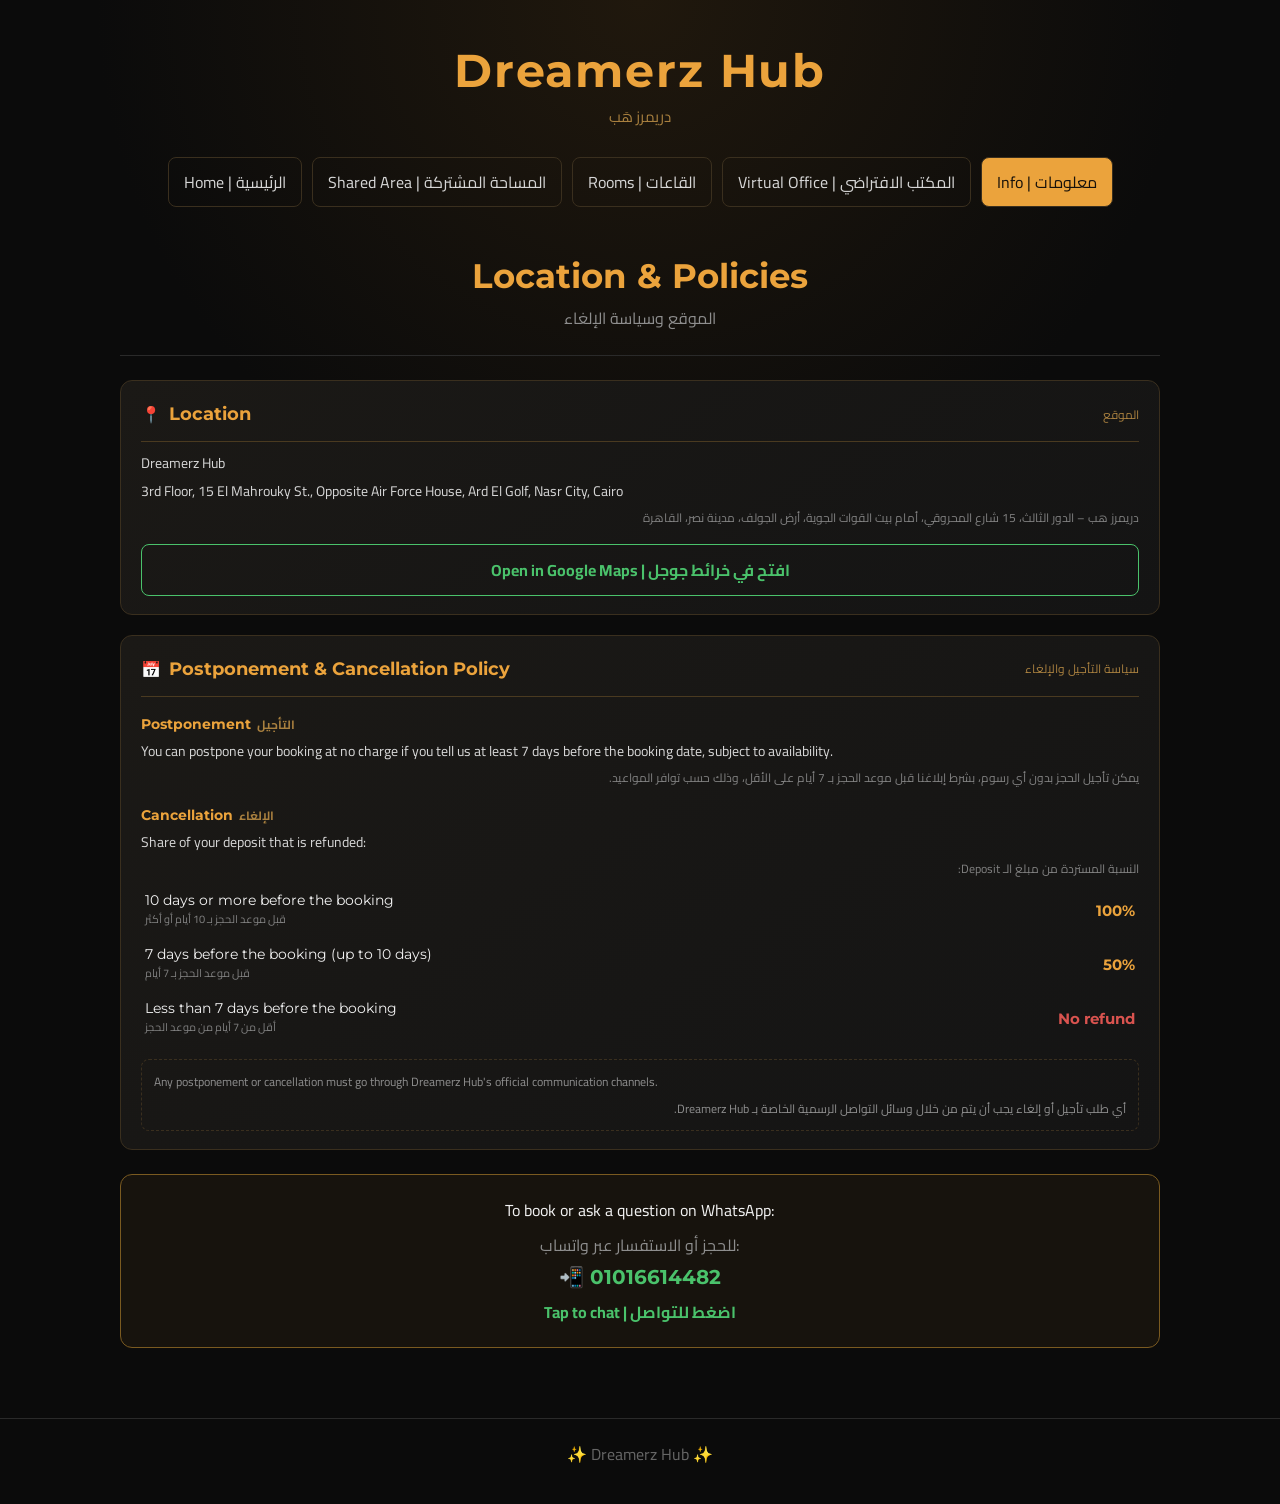
<file: info.html>
<!DOCTYPE html>
<html lang="en">
<head>
  <meta charset="UTF-8">
  <meta name="viewport" content="width=device-width, initial-scale=1.0">
  <title>Location &amp; Policies | Dreamerz Hub</title>
  <link rel="stylesheet" href="styles.css">
</head>
<body>
  <header class="site-header container">
    <p class="brand">Dreamerz Hub</p>
    <p class="brand-ar">دريمرز هَب</p>
    <nav class="site-nav" aria-label="Main navigation"><a class="nav-link" href="index.html">Home | الرئيسية</a><a class="nav-link" href="shared-area.html">Shared Area | المساحة المشتركة</a><a class="nav-link" href="rooms.html">Rooms | القاعات</a><a class="nav-link" href="virtual-office.html">Virtual Office | المكتب الافتراضي</a><a class="nav-link active" href="info.html">Info | معلومات</a></nav>
  </header>
  <main class="container">
    <section class="page-heading"><h1>Location &amp; Policies</h1><p>الموقع وسياسة الإلغاء</p></section>
<div class="grid">
<section class="box wide"><div class="box-header"><span>📍</span><h2>Location</h2><span class="ar">الموقع</span></div><hr>
<div class="info-block">
<p>Dreamerz Hub</p>
<p>3rd Floor, 15 El Mahrouky St., Opposite Air Force House, Ard El Golf, Nasr City, Cairo</p>
<p class="ar">دريمرز هب – الدور الثالث، 15 شارع المحروقي، أمام بيت القوات الجوية، أرض الجولف، مدينة نصر، القاهرة</p>
</div>
<a class="map-btn" style="margin-top:16px" href="https://maps.app.goo.gl/c1CkMHctPkGAtD1H7" target="_blank" rel="noopener">Open in Google Maps | افتح في خرائط جوجل</a>
</section>
<section class="box wide"><div class="box-header"><span>📅</span><h2>Postponement &amp; Cancellation Policy</h2><span class="ar">سياسة التأجيل والإلغاء</span></div><hr>
<div class="info-block">
<h3>Postponement<span class="ar">التأجيل</span></h3>
<p>You can postpone your booking at no charge if you tell us at least 7 days before the booking date, subject to availability.</p>
<p class="ar">يمكن تأجيل الحجز بدون أي رسوم، بشرط إبلاغنا قبل موعد الحجز بـ 7 أيام على الأقل، وذلك حسب توافر المواعيد.</p>
<h3>Cancellation<span class="ar">الإلغاء</span></h3>
<p>Share of your deposit that is refunded:</p>
<p class="ar">النسبة المستردة من مبلغ الـ Deposit:</p>
</div>
<div class="tier"><div class="item-name"><div class="name-en">10 days or more before the booking</div><div class="name-ar">قبل موعد الحجز بـ 10 أيام أو أكثر</div></div><div class="refund">100%</div></div><div class="tier"><div class="item-name"><div class="name-en">7 days before the booking (up to 10 days)</div><div class="name-ar">قبل موعد الحجز بـ 7 أيام</div></div><div class="refund">50%</div></div><div class="tier"><div class="item-name"><div class="name-en">Less than 7 days before the booking</div><div class="name-ar">أقل من 7 أيام من موعد الحجز</div></div><div class="refund none">No refund</div></div>
<div class="note"><div>Any postponement or cancellation must go through Dreamerz Hub's official communication channels.</div><div class="ar">أي طلب تأجيل أو إلغاء يجب أن يتم من خلال وسائل التواصل الرسمية الخاصة بـ Dreamerz Hub.</div></div>
</section>
</div>
    <div class="order-box"><p>To book or ask a question on WhatsApp:</p><p class="ar">للحجز أو الاستفسار عبر واتساب:</p><div class="order-phone">📲 01016614482</div><a class="order-link" data-wa href="https://wa.me/201016614482">Tap to chat | اضغط للتواصل</a></div>
  </main>
  <footer class="site-footer">✨ Dreamerz Hub ✨</footer>
  <script src="app.js"></script>
</body>
</html>
</file>
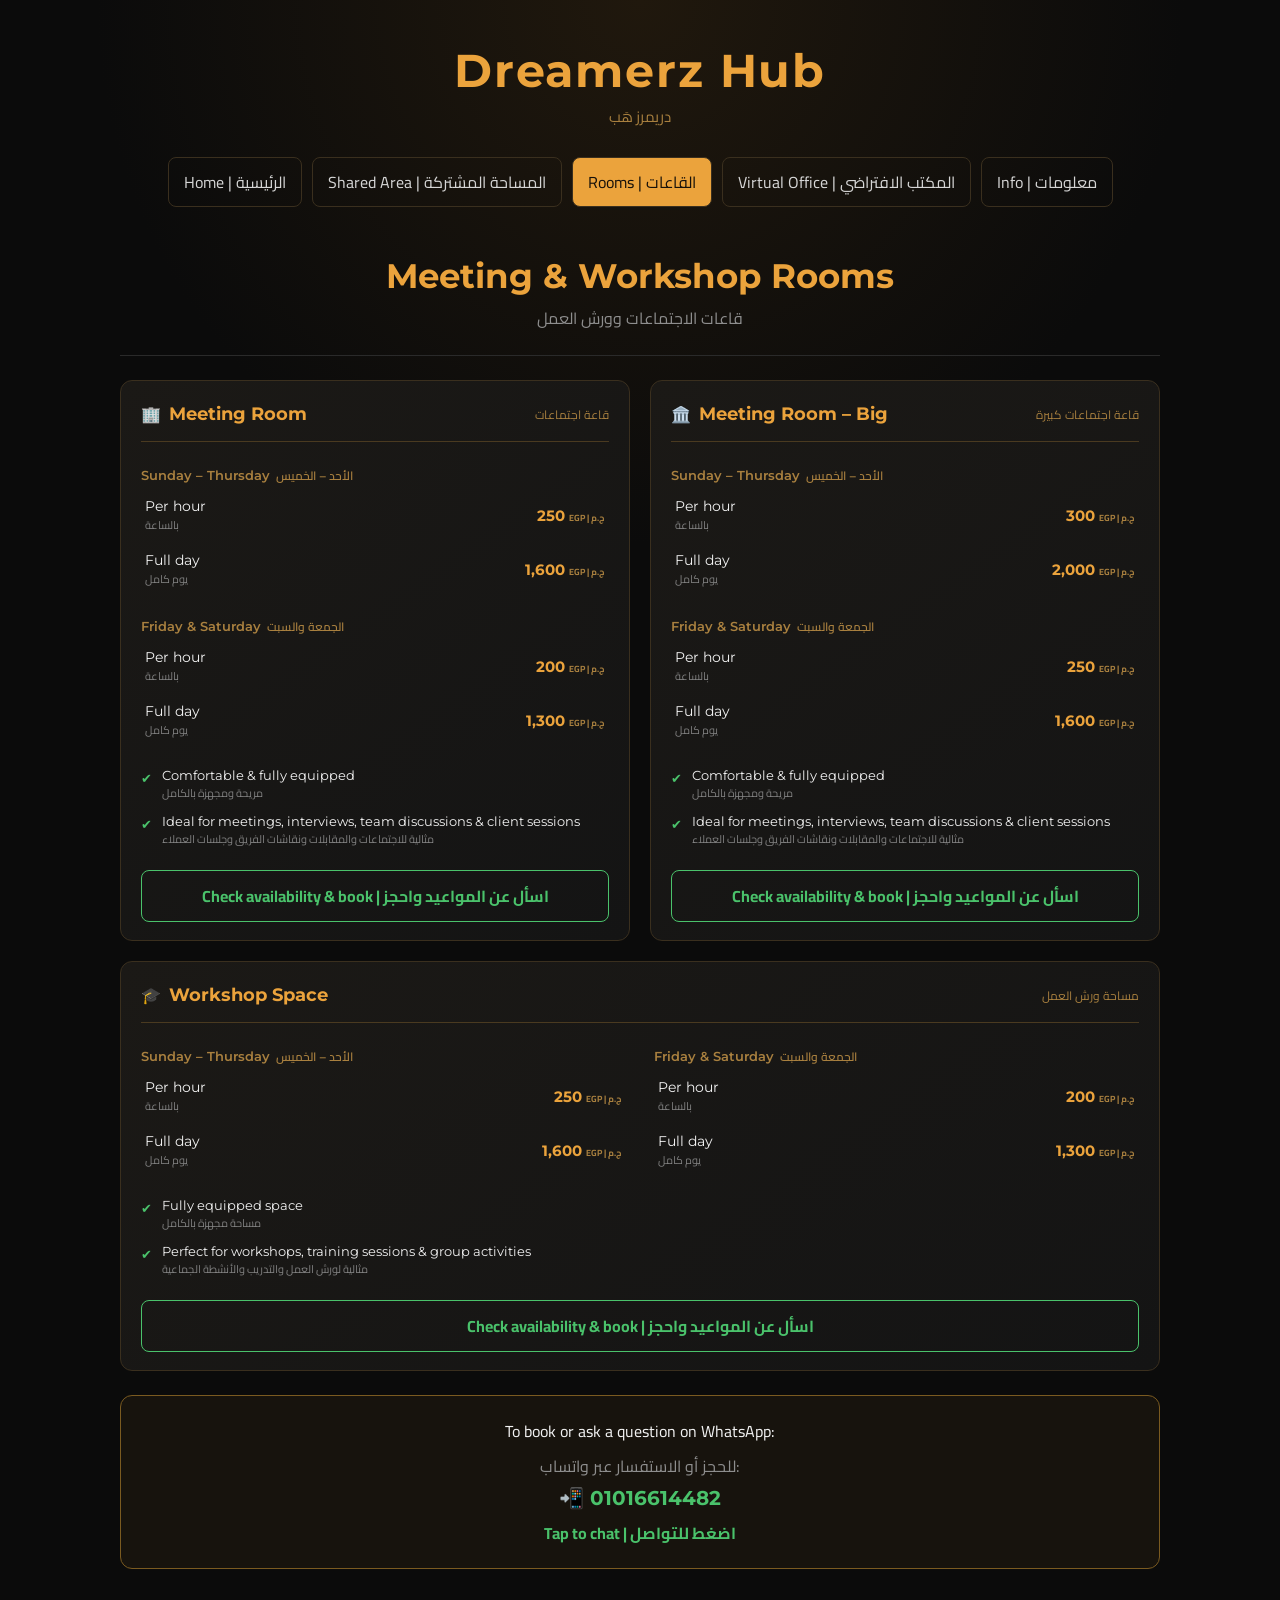
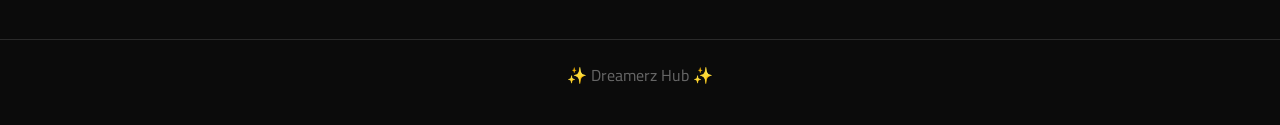
<file: rooms.html>
<!DOCTYPE html>
<html lang="en">
<head>
  <meta charset="UTF-8">
  <meta name="viewport" content="width=device-width, initial-scale=1.0">
  <title>Rooms | Dreamerz Hub</title>
  <link rel="stylesheet" href="styles.css">
</head>
<body>
  <header class="site-header container">
    <p class="brand">Dreamerz Hub</p>
    <p class="brand-ar">دريمرز هَب</p>
    <nav class="site-nav" aria-label="Main navigation"><a class="nav-link" href="index.html">Home | الرئيسية</a><a class="nav-link" href="shared-area.html">Shared Area | المساحة المشتركة</a><a class="nav-link active" href="rooms.html">Rooms | القاعات</a><a class="nav-link" href="virtual-office.html">Virtual Office | المكتب الافتراضي</a><a class="nav-link" href="info.html">Info | معلومات</a></nav>
  </header>
  <main class="container">
    <section class="page-heading"><h1>Meeting &amp; Workshop Rooms</h1><p>قاعات الاجتماعات وورش العمل</p></section>
<div class="grid">
<section class="box"><div class="box-header"><span>🏢</span><h2>Meeting Room</h2><span class="ar">قاعة اجتماعات</span></div><hr><div class="rate-groups"><div><div class="sub-heading">Sunday – Thursday<span class="ar">الأحد – الخميس</span></div><div class="item"><div class="item-name"><div class="name-en">Per hour</div><div class="name-ar">بالساعة</div></div><div class="price">250 <small>EGP | ج.م</small></div></div><div class="item"><div class="item-name"><div class="name-en">Full day</div><div class="name-ar">يوم كامل</div></div><div class="price">1,600 <small>EGP | ج.م</small></div></div></div><div><div class="sub-heading">Friday &amp; Saturday<span class="ar">الجمعة والسبت</span></div><div class="item"><div class="item-name"><div class="name-en">Per hour</div><div class="name-ar">بالساعة</div></div><div class="price">200 <small>EGP | ج.م</small></div></div><div class="item"><div class="item-name"><div class="name-en">Full day</div><div class="name-ar">يوم كامل</div></div><div class="price">1,300 <small>EGP | ج.م</small></div></div></div></div><ul class="feature-list"><li><span><span class="en">Comfortable &amp; fully equipped</span><span class="ar">مريحة ومجهزة بالكامل</span></span></li><li><span><span class="en">Ideal for meetings, interviews, team discussions &amp; client sessions</span><span class="ar">مثالية للاجتماعات والمقابلات ونقاشات الفريق وجلسات العملاء</span></span></li></ul><a class="book-btn" data-wa data-msg="Hello Dreamerz Hub, I would like to check availability for the Meeting Room. | مرحباً، عايز أسأل عن مواعيد قاعة الاجتماعات" href="https://wa.me/201016614482">Check availability &amp; book | اسأل عن المواعيد واحجز</a></section>
<section class="box"><div class="box-header"><span>🏛️</span><h2>Meeting Room – Big</h2><span class="ar">قاعة اجتماعات كبيرة</span></div><hr><div class="rate-groups"><div><div class="sub-heading">Sunday – Thursday<span class="ar">الأحد – الخميس</span></div><div class="item"><div class="item-name"><div class="name-en">Per hour</div><div class="name-ar">بالساعة</div></div><div class="price">300 <small>EGP | ج.م</small></div></div><div class="item"><div class="item-name"><div class="name-en">Full day</div><div class="name-ar">يوم كامل</div></div><div class="price">2,000 <small>EGP | ج.م</small></div></div></div><div><div class="sub-heading">Friday &amp; Saturday<span class="ar">الجمعة والسبت</span></div><div class="item"><div class="item-name"><div class="name-en">Per hour</div><div class="name-ar">بالساعة</div></div><div class="price">250 <small>EGP | ج.م</small></div></div><div class="item"><div class="item-name"><div class="name-en">Full day</div><div class="name-ar">يوم كامل</div></div><div class="price">1,600 <small>EGP | ج.م</small></div></div></div></div><ul class="feature-list"><li><span><span class="en">Comfortable &amp; fully equipped</span><span class="ar">مريحة ومجهزة بالكامل</span></span></li><li><span><span class="en">Ideal for meetings, interviews, team discussions &amp; client sessions</span><span class="ar">مثالية للاجتماعات والمقابلات ونقاشات الفريق وجلسات العملاء</span></span></li></ul><a class="book-btn" data-wa data-msg="Hello Dreamerz Hub, I would like to check availability for the Big Meeting Room. | مرحباً، عايز أسأل عن مواعيد قاعة الاجتماعات الكبيرة" href="https://wa.me/201016614482">Check availability &amp; book | اسأل عن المواعيد واحجز</a></section>
<section class="box wide"><div class="box-header"><span>🎓</span><h2>Workshop Space</h2><span class="ar">مساحة ورش العمل</span></div><hr><div class="rate-groups"><div><div class="sub-heading">Sunday – Thursday<span class="ar">الأحد – الخميس</span></div><div class="item"><div class="item-name"><div class="name-en">Per hour</div><div class="name-ar">بالساعة</div></div><div class="price">250 <small>EGP | ج.م</small></div></div><div class="item"><div class="item-name"><div class="name-en">Full day</div><div class="name-ar">يوم كامل</div></div><div class="price">1,600 <small>EGP | ج.م</small></div></div></div><div><div class="sub-heading">Friday &amp; Saturday<span class="ar">الجمعة والسبت</span></div><div class="item"><div class="item-name"><div class="name-en">Per hour</div><div class="name-ar">بالساعة</div></div><div class="price">200 <small>EGP | ج.م</small></div></div><div class="item"><div class="item-name"><div class="name-en">Full day</div><div class="name-ar">يوم كامل</div></div><div class="price">1,300 <small>EGP | ج.م</small></div></div></div></div><ul class="feature-list"><li><span><span class="en">Fully equipped space</span><span class="ar">مساحة مجهزة بالكامل</span></span></li><li><span><span class="en">Perfect for workshops, training sessions &amp; group activities</span><span class="ar">مثالية لورش العمل والتدريب والأنشطة الجماعية</span></span></li></ul><a class="book-btn" data-wa data-msg="Hello Dreamerz Hub, I would like to check availability for the Workshop Space. | مرحباً، عايز أسأل عن مواعيد مساحة ورش العمل" href="https://wa.me/201016614482">Check availability &amp; book | اسأل عن المواعيد واحجز</a></section>
</div>
    <div class="order-box"><p>To book or ask a question on WhatsApp:</p><p class="ar">للحجز أو الاستفسار عبر واتساب:</p><div class="order-phone">📲 01016614482</div><a class="order-link" data-wa href="https://wa.me/201016614482">Tap to chat | اضغط للتواصل</a></div>
  </main>
  <footer class="site-footer">✨ Dreamerz Hub ✨</footer>
  <script src="app.js"></script>
</body>
</html>
</file>
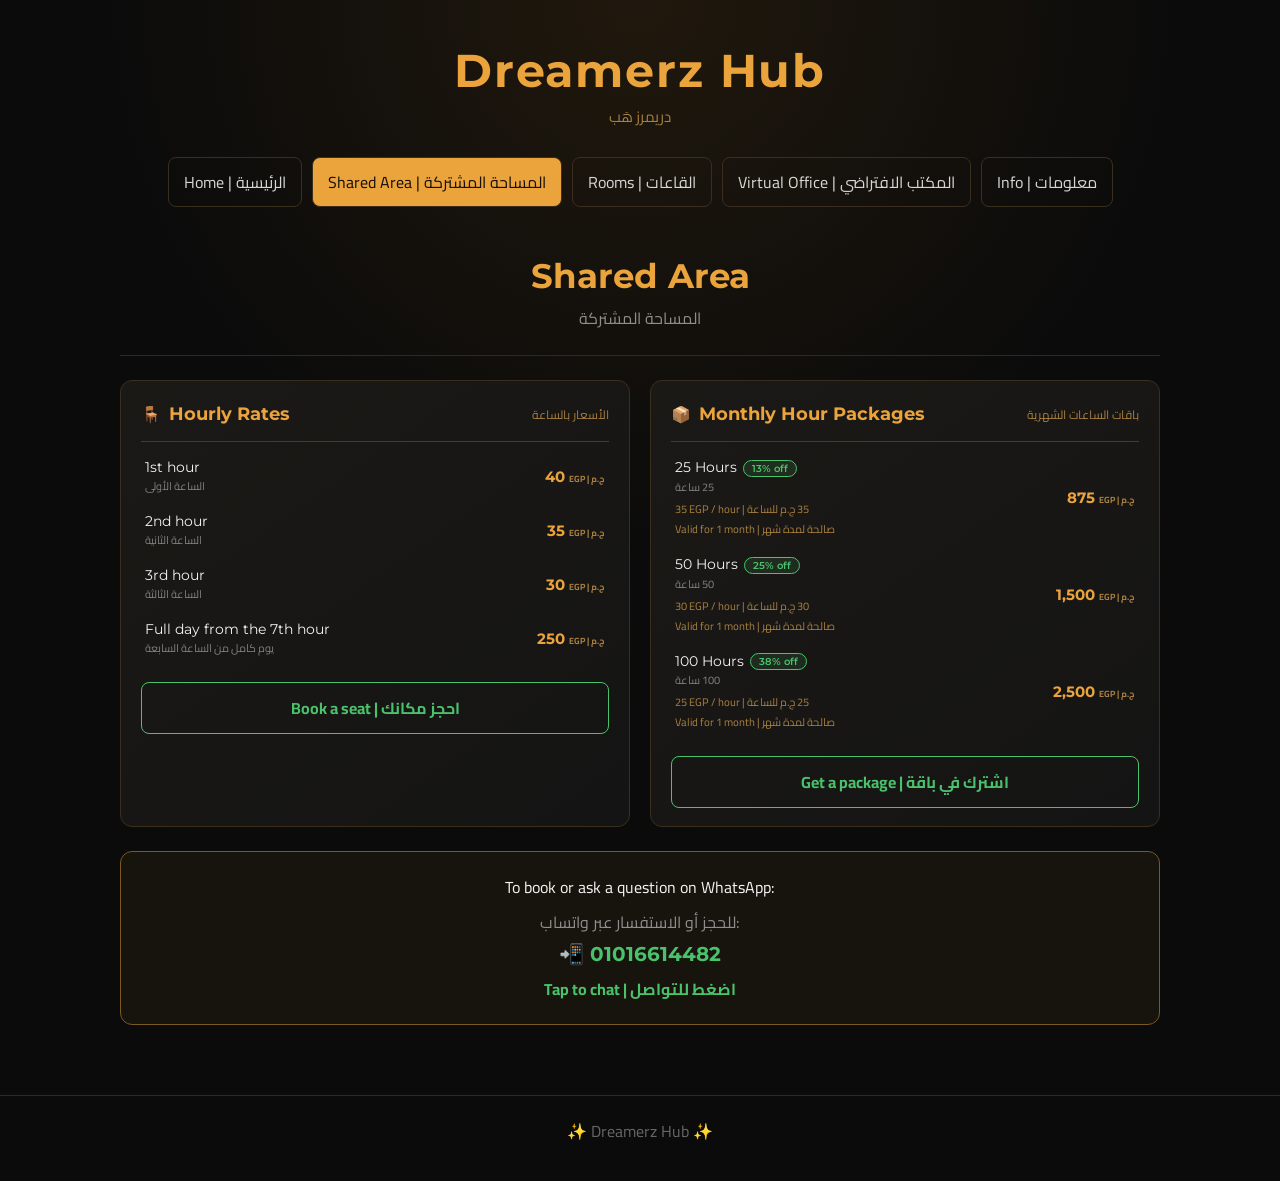
<file: shared-area.html>
<!DOCTYPE html>
<html lang="en">
<head>
  <meta charset="UTF-8">
  <meta name="viewport" content="width=device-width, initial-scale=1.0">
  <title>Shared Area | Dreamerz Hub</title>
  <link rel="stylesheet" href="styles.css">
</head>
<body>
  <header class="site-header container">
    <p class="brand">Dreamerz Hub</p>
    <p class="brand-ar">دريمرز هَب</p>
    <nav class="site-nav" aria-label="Main navigation"><a class="nav-link" href="index.html">Home | الرئيسية</a><a class="nav-link active" href="shared-area.html">Shared Area | المساحة المشتركة</a><a class="nav-link" href="rooms.html">Rooms | القاعات</a><a class="nav-link" href="virtual-office.html">Virtual Office | المكتب الافتراضي</a><a class="nav-link" href="info.html">Info | معلومات</a></nav>
  </header>
  <main class="container">
    <section class="page-heading"><h1>Shared Area</h1><p>المساحة المشتركة</p></section>
<div class="grid">
<section class="box"><div class="box-header"><span>🪑</span><h2>Hourly Rates</h2><span class="ar">الأسعار بالساعة</span></div><hr><div class="item"><div class="item-name"><div class="name-en">1st hour</div><div class="name-ar">الساعة الأولى</div></div><div class="price">40 <small>EGP | ج.م</small></div></div><div class="item"><div class="item-name"><div class="name-en">2nd hour</div><div class="name-ar">الساعة الثانية</div></div><div class="price">35 <small>EGP | ج.م</small></div></div><div class="item"><div class="item-name"><div class="name-en">3rd hour</div><div class="name-ar">الساعة الثالثة</div></div><div class="price">30 <small>EGP | ج.م</small></div></div><div class="item"><div class="item-name"><div class="name-en">Full day from the 7th hour</div><div class="name-ar">يوم كامل من الساعة السابعة</div></div><div class="price">250 <small>EGP | ج.م</small></div></div><a class="book-btn" data-wa data-msg="Hello Dreamerz Hub, I would like to book the Shared Area. | مرحباً، عايز أحجز في المساحة المشتركة" href="https://wa.me/201016614482">Book a seat | احجز مكانك</a></section>
<section class="box"><div class="box-header"><span>📦</span><h2>Monthly Hour Packages</h2><span class="ar">باقات الساعات الشهرية</span></div><hr><div class="item"><div class="item-name"><div class="name-en">25 Hours<span class="badge">13% off</span></div><div class="name-ar"><bdi dir="rtl">25 ساعة</bdi></div><div class="meta">35 EGP / hour | <bdi dir="rtl">35 ج.م للساعة</bdi><br>Valid for 1 month | <bdi dir="rtl">صالحة لمدة شهر</bdi></div></div><div class="price">875 <small>EGP | ج.م</small></div></div><div class="item"><div class="item-name"><div class="name-en">50 Hours<span class="badge">25% off</span></div><div class="name-ar"><bdi dir="rtl">50 ساعة</bdi></div><div class="meta">30 EGP / hour | <bdi dir="rtl">30 ج.م للساعة</bdi><br>Valid for 1 month | <bdi dir="rtl">صالحة لمدة شهر</bdi></div></div><div class="price">1,500 <small>EGP | ج.م</small></div></div><div class="item"><div class="item-name"><div class="name-en">100 Hours<span class="badge">38% off</span></div><div class="name-ar"><bdi dir="rtl">100 ساعة</bdi></div><div class="meta">25 EGP / hour | <bdi dir="rtl">25 ج.م للساعة</bdi><br>Valid for 1 month | <bdi dir="rtl">صالحة لمدة شهر</bdi></div></div><div class="price">2,500 <small>EGP | ج.م</small></div></div><a class="book-btn" data-wa data-msg="Hello Dreamerz Hub, I am interested in a Shared Area hour package. | مرحباً، مهتم بباقة ساعات للمساحة المشتركة" href="https://wa.me/201016614482">Get a package | اشترك في باقة</a></section>
</div>
    <div class="order-box"><p>To book or ask a question on WhatsApp:</p><p class="ar">للحجز أو الاستفسار عبر واتساب:</p><div class="order-phone">📲 01016614482</div><a class="order-link" data-wa href="https://wa.me/201016614482">Tap to chat | اضغط للتواصل</a></div>
  </main>
  <footer class="site-footer">✨ Dreamerz Hub ✨</footer>
  <script src="app.js"></script>
</body>
</html>
</file>
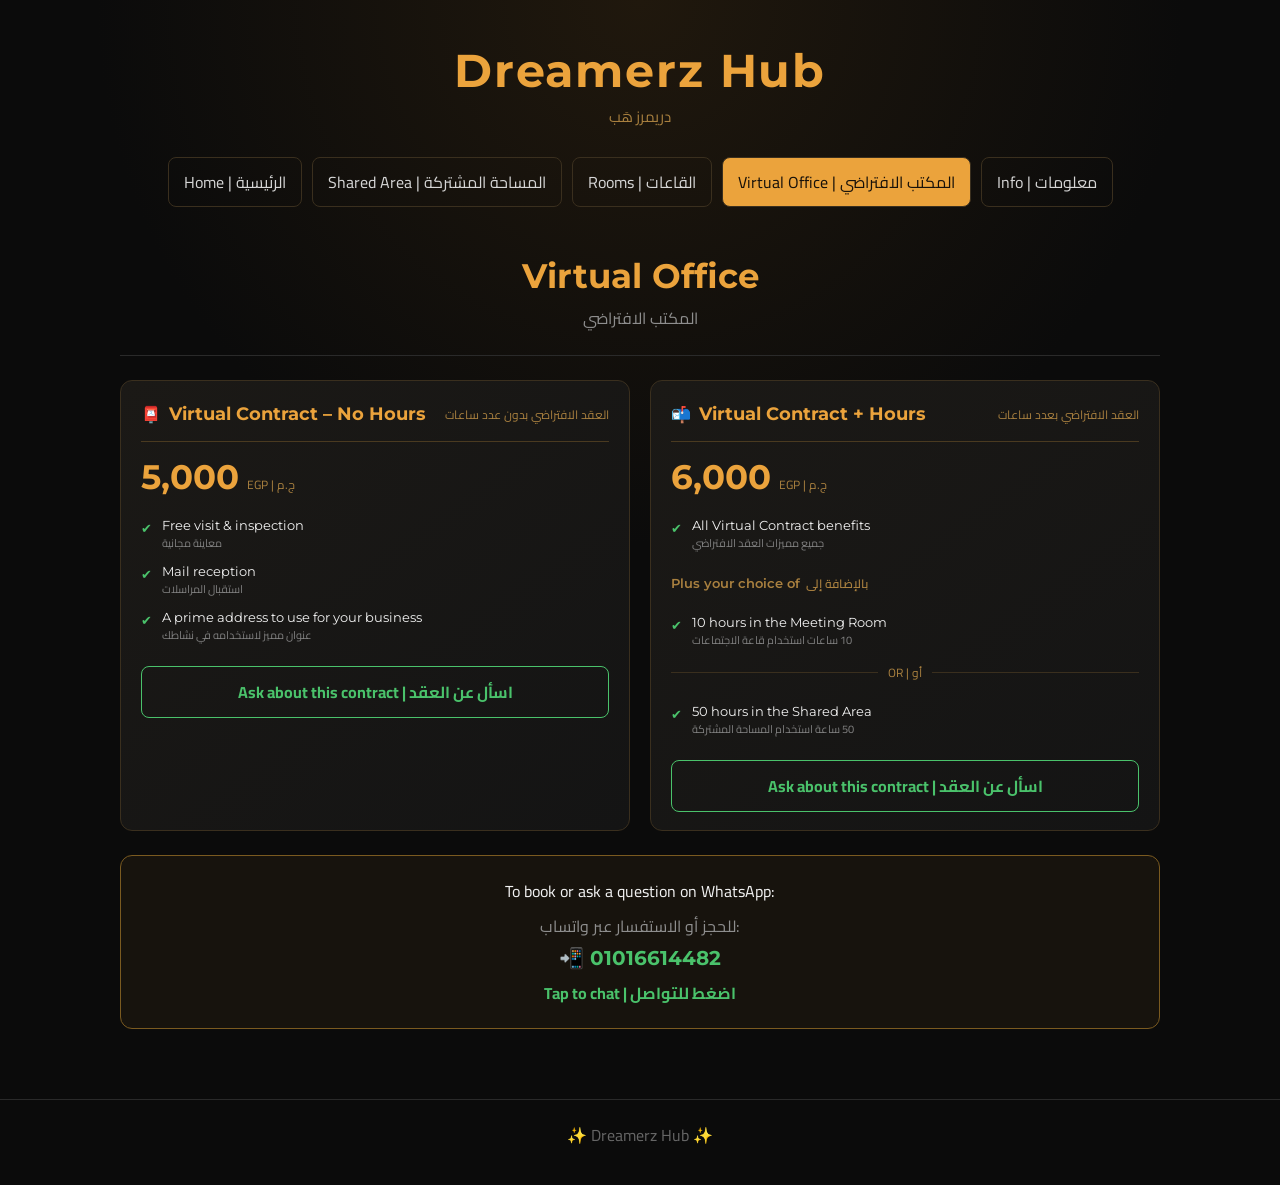
<file: virtual-office.html>
<!DOCTYPE html>
<html lang="en">
<head>
  <meta charset="UTF-8">
  <meta name="viewport" content="width=device-width, initial-scale=1.0">
  <title>Virtual Office | Dreamerz Hub</title>
  <link rel="stylesheet" href="styles.css">
</head>
<body>
  <header class="site-header container">
    <p class="brand">Dreamerz Hub</p>
    <p class="brand-ar">دريمرز هَب</p>
    <nav class="site-nav" aria-label="Main navigation"><a class="nav-link" href="index.html">Home | الرئيسية</a><a class="nav-link" href="shared-area.html">Shared Area | المساحة المشتركة</a><a class="nav-link" href="rooms.html">Rooms | القاعات</a><a class="nav-link active" href="virtual-office.html">Virtual Office | المكتب الافتراضي</a><a class="nav-link" href="info.html">Info | معلومات</a></nav>
  </header>
  <main class="container">
    <section class="page-heading"><h1>Virtual Office</h1><p>المكتب الافتراضي</p></section>
<div class="grid">
<section class="box"><div class="box-header"><span>📮</span><h2>Virtual Contract – No Hours</h2><span class="ar">العقد الافتراضي بدون عدد ساعات</span></div><hr><div class="price-hero"><span class="num">5,000</span><small>EGP | ج.م</small></div><ul class="feature-list"><li><span><span class="en">Free visit &amp; inspection</span><span class="ar">معاينة مجانية</span></span></li><li><span><span class="en">Mail reception</span><span class="ar">استقبال المراسلات</span></span></li><li><span><span class="en">A prime address to use for your business</span><span class="ar">عنوان مميز لاستخدامه في نشاطك</span></span></li></ul><a class="book-btn" data-wa data-msg="Hello Dreamerz Hub, I would like to know more about the Virtual Contract (5,000 EGP). | مرحباً، عايز أعرف أكتر عن العقد الافتراضي (5000 جنيه)" href="https://wa.me/201016614482">Ask about this contract | اسأل عن العقد</a></section>
<section class="box"><div class="box-header"><span>📬</span><h2>Virtual Contract + Hours</h2><span class="ar">العقد الافتراضي بعدد ساعات</span></div><hr><div class="price-hero"><span class="num">6,000</span><small>EGP | ج.م</small></div><ul class="feature-list"><li><span><span class="en">All Virtual Contract benefits</span><span class="ar">جميع مميزات العقد الافتراضي</span></span></li></ul><div class="sub-heading">Plus your choice of<span class="ar">بالإضافة إلى</span></div><ul class="feature-list"><li><span><span class="en">10 hours in the Meeting Room</span><span class="ar">10 ساعات استخدام قاعة الاجتماعات</span></span></li></ul><div class="or-divider">OR | أو</div><ul class="feature-list"><li><span><span class="en">50 hours in the Shared Area</span><span class="ar">50 ساعة استخدام المساحة المشتركة</span></span></li></ul><a class="book-btn" data-wa data-msg="Hello Dreamerz Hub, I would like to know more about the Virtual Contract with hours (6,000 EGP). | مرحباً، عايز أعرف أكتر عن العقد الافتراضي بعدد ساعات (6000 جنيه)" href="https://wa.me/201016614482">Ask about this contract | اسأل عن العقد</a></section>
</div>
    <div class="order-box"><p>To book or ask a question on WhatsApp:</p><p class="ar">للحجز أو الاستفسار عبر واتساب:</p><div class="order-phone">📲 01016614482</div><a class="order-link" data-wa href="https://wa.me/201016614482">Tap to chat | اضغط للتواصل</a></div>
  </main>
  <footer class="site-footer">✨ Dreamerz Hub ✨</footer>
  <script src="app.js"></script>
</body>
</html>
</file>
<file: styles.css>
@import url('https://fonts.googleapis.com/css2?family=Cairo:wght@400;600;700&family=Montserrat:wght@500;600;700&display=swap');

:root {
  --bg: #0b0b0b;
  --surface: #141414;
  --surface-soft: #1b1916;
  --line: #3a2f1e;
  --line-soft: #2a2a2a;
  --gold: #eba33c;
  --gold-muted: #a9803f;
  --text: #f2f2f2;
  --muted: #8e8e8e;
  --green: #4ac26b;
}

* { box-sizing: border-box; }
html { scroll-behavior: smooth; }
body {
  margin: 0;
  background: radial-gradient(circle at top, #20180d 0, var(--bg) 34rem);
  color: var(--text);
  font-family: 'Cairo', Tahoma, sans-serif;
}
a { color: inherit; }
.container { width: min(100% - 32px, 1040px); margin: 0 auto; }
.site-header { padding: 42px 0 28px; text-align: center; }
.brand { color: var(--gold); font-family: 'Montserrat', sans-serif; font-size: clamp(28px, 5vw, 46px); font-weight: 700; letter-spacing: .04em; margin: 0; }
.brand-ar { color: var(--gold-muted); font-size: 15px; margin: 3px 0 0; }
.site-nav { display: flex; flex-wrap: wrap; justify-content: center; gap: 10px; margin-top: 26px; }
.nav-link { border: 1px solid var(--line); border-radius: 8px; color: #d6d6d6; padding: 9px 15px; text-decoration: none; transition: .2s ease; }
.nav-link:hover, .nav-link.active { background: var(--gold); color: #17110a; }
main { padding-bottom: 70px; }
.page-heading { border-bottom: 1px solid var(--line-soft); margin-bottom: 24px; padding: 20px 0 22px; text-align: center; }
.page-heading h1 { color: var(--gold); font-family: 'Montserrat', sans-serif; font-size: clamp(24px, 4vw, 34px); margin: 0; }
.page-heading p { color: var(--muted); margin: 6px 0 0; }
.grid { display: grid; gap: 20px; grid-template-columns: repeat(2, minmax(0, 1fr)); }
.box { background: linear-gradient(145deg, var(--surface-soft), var(--surface)); border: 1px solid var(--line); border-radius: 12px; padding: 18px 20px; }
.box-header { align-items: center; display: flex; gap: 8px; flex-wrap: wrap; }
.box-header h2 { color: var(--gold); font-family: 'Montserrat', sans-serif; font-size: 18px; margin: 0; }
.box-header .ar { color: var(--gold-muted); font-size: 12px; margin-left: auto; }
.box hr { border: 0; border-top: 1px solid #4a3a20; margin: 12px 0 8px; }
.item { align-items: center; border-radius: 7px; display: flex; gap: 12px; justify-content: space-between; padding: 8px 4px; }
.item:hover { background: rgba(255,255,255,.04); }
.item-name { min-width: 0; }
.name-en { color: var(--text); font-family: 'Montserrat', sans-serif; font-size: 14px; }
.name-ar { color: #818181; font-size: 11px; }
.price { color: var(--gold); font-family: 'Montserrat', sans-serif; font-size: 15px; font-weight: 700; white-space: nowrap; }
.price small { color: var(--gold-muted); font-family: 'Cairo', sans-serif; font-size: 9px; }
.order-box { background: #17130d; border: 1px solid #7a5a20; border-radius: 12px; margin-top: 24px; padding: 20px; text-align: center; }
.order-box p { margin: 0 0 5px; }
.order-box .ar { color: var(--muted); }
.order-phone { color: var(--green); font-family: 'Montserrat', sans-serif; font-size: 20px; font-weight: 700; }
.order-link { color: var(--green); display: inline-block; font-weight: 700; margin-top: 8px; text-decoration: none; }
.order-link:hover { opacity: .8; }
.menu-links { display: grid; gap: 16px; grid-template-columns: repeat(3, minmax(0, 1fr)); margin-top: 28px; }
.menu-card { background: linear-gradient(145deg, var(--surface-soft), var(--surface)); border: 1px solid var(--line); border-radius: 12px; padding: 24px 18px; text-align: center; text-decoration: none; transition: transform .2s ease, border-color .2s ease; }
.menu-card:hover { border-color: var(--gold); transform: translateY(-3px); }
.menu-card .icon { display: block; font-size: 30px; margin-bottom: 8px; }
.menu-card h2 { color: var(--gold); font-size: 17px; margin: 0; }
.menu-card p { color: var(--muted); font-size: 12px; margin: 5px 0 0; }
.site-footer { border-top: 1px solid var(--line-soft); color: #666; padding: 20px 0 35px; text-align: center; }
@media (max-width: 700px) {
  .grid, .menu-links { grid-template-columns: 1fr; }
  .container { width: min(100% - 24px, 560px); }
  .site-header { padding-top: 28px; }
  .box-header .ar { margin-left: 0; width: 100%; }
}

/* ===== Additions for the rates site ===== */
.menu-links { grid-template-columns: repeat(auto-fit, minmax(210px, 1fr)); }
.menu-card .from { color: var(--green); display: block; font-family: 'Montserrat', sans-serif; font-size: 12px; font-weight: 600; margin-top: 10px; }
.box.wide { grid-column: 1 / -1; }
.sub-heading { color: var(--gold-muted); font-family: 'Montserrat', sans-serif; font-size: 13px; font-weight: 600; margin: 14px 0 2px; }
.sub-heading .ar { font-family: 'Cairo', sans-serif; font-size: 12px; margin-inline-start: 6px; }
.rate-groups { display: grid; gap: 4px 28px; grid-template-columns: 1fr; }
.box.wide .rate-groups { grid-template-columns: 1fr 1fr; }
.meta { color: var(--gold-muted); font-size: 11px; margin-top: 2px; }
.badge { background: rgba(74,194,107,.12); border: 1px solid var(--green); border-radius: 999px; color: var(--green); display: inline-block; font-family: 'Montserrat', sans-serif; font-size: 10px; font-weight: 600; margin-inline-start: 6px; padding: 1px 8px; vertical-align: middle; }
.feature-list { list-style: none; margin: 14px 0 0; padding: 0; }
.feature-list li { align-items: flex-start; display: flex; gap: 10px; padding: 5px 0; }
.feature-list li::before { color: var(--green); content: "✔"; font-size: 13px; line-height: 1.7; }
.feature-list .en { display: block; font-family: 'Montserrat', sans-serif; font-size: 13px; }
.feature-list .ar { color: #818181; display: block; font-size: 11px; }
.price-hero { align-items: baseline; display: flex; gap: 8px; margin: 14px 0 4px; }
.price-hero .num { color: var(--gold); font-family: 'Montserrat', sans-serif; font-size: 34px; font-weight: 700; }
.price-hero small { color: var(--gold-muted); font-size: 12px; }
.or-divider { align-items: center; color: var(--gold-muted); display: flex; font-size: 12px; gap: 10px; margin: 6px 0; }
.or-divider::before, .or-divider::after { background: var(--line); content: ""; flex: 1; height: 1px; }
.info-block { margin: 10px 0 0; }
.info-block h3 { color: var(--gold); font-family: 'Montserrat', sans-serif; font-size: 14px; margin: 16px 0 4px; }
.info-block h3 .ar { color: var(--gold-muted); font-family: 'Cairo', sans-serif; font-size: 12px; margin-inline-start: 6px; }
.info-block p { color: #d6d6d6; font-size: 14px; line-height: 1.7; margin: 0 0 4px; }
.info-block p.ar { color: #818181; font-size: 12px; }
.tier { align-items: center; border-radius: 7px; display: flex; gap: 12px; justify-content: space-between; padding: 8px 4px; }
.tier:hover { background: rgba(255,255,255,.04); }
.tier .refund { color: var(--gold); font-family: 'Montserrat', sans-serif; font-size: 15px; font-weight: 700; white-space: nowrap; }
.tier .refund.none { color: #d9534f; }
.note { border: 1px dashed var(--line); border-radius: 8px; color: var(--muted); font-size: 12px; margin-top: 14px; padding: 10px 12px; }
.book-btn, .map-btn { border: 1px solid var(--green); border-radius: 8px; color: var(--green); display: block; font-weight: 700; margin-top: 16px; padding: 10px; text-align: center; text-decoration: none; transition: .2s ease; }
.book-btn:hover, .book-btn:focus-visible, .map-btn:hover, .map-btn:focus-visible { background: var(--green); color: #07150c; }
.nav-link:focus-visible, .menu-card:focus-visible, .book-btn:focus-visible, .map-btn:focus-visible, .order-link:focus-visible { outline: 2px solid var(--gold); outline-offset: 2px; }
@media (max-width: 700px) {
  .box.wide .rate-groups { grid-template-columns: 1fr; }
  .box.wide { grid-column: auto; }
}
.feature-list .ar { unicode-bidi: plaintext; }
.info-block p.ar, .note .ar { direction: rtl; text-align: right; }
.note .ar { margin-top: 4px; }
@media (max-width: 700px) {
  .site-nav { gap: 8px; }
  .nav-link { font-size: 13px; padding: 7px 11px; }
}
</file>
